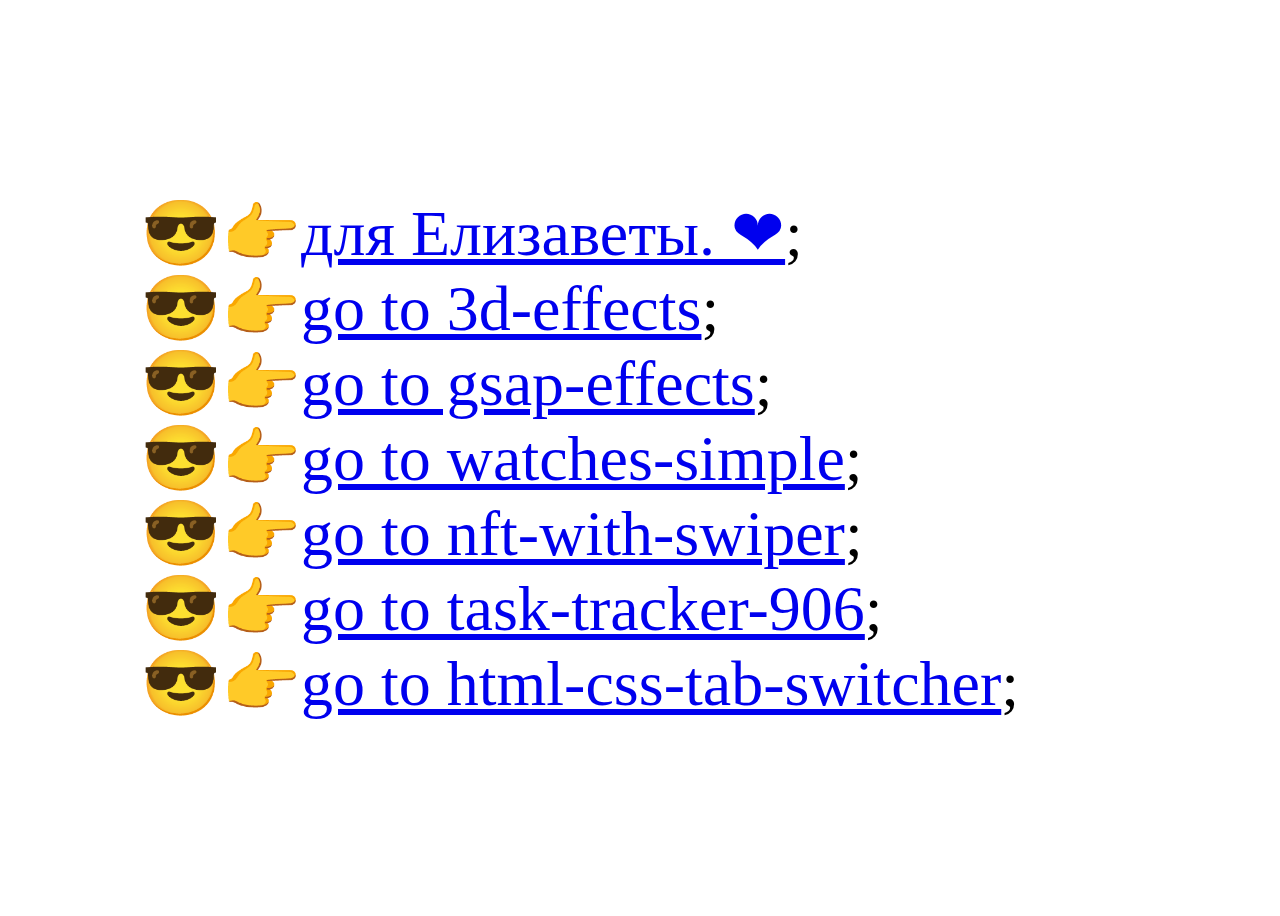
<file: index.html>
<!DOCTYPE html>
<html lang="en">
<head>
  <meta charset="UTF-8">
  <meta http-equiv="X-UA-Compatible" content="IE=edge">
  <meta name="viewport" content="width=device-width, initial-scale=1.0">
  <title>sfc</title>
  <link rel="shortcut icon" href="sfc/sfc.png" type="image/x-icon">
</head>
<style>
  @import url('https://fonts.googleapis.com/css2?family=Anonymous+Pro:wght@700&display=swap');
  div {
    display: flex;
    justify-content: center;
    align-items: center;
    height: 100vh;
    flex-direction: column;
    text-align: left;
  }

  div ul {
    font-size: 5vw;
    list-style-type: "😎👉";
  }
</style>
<body>
  <div>
    <ul>
      <li>
        <a href="for-elizabeth/index.html">для Елизаветы. ❤</a>;
      </li>
      <li>
        <a href="3d-effect-parallax/index.html">go to 3d-effects</a>;
      </li>
      <li>
        <a href="html-css-gsap/index.html">go to gsap-effects</a>;
      </li>
      <li>
        <a href="watches-simple/index.html">go to watches-simple</a>;
      </li>
      <li>
        <a href="nft-with-swiper/index.html">go to nft-with-swiper</a>;
      </li>
      <li>
        <a href="https://task-tracker-906.vercel.app/">go to task-tracker-906</a>;
      </li>
       <li>
        <a href="tabs-html-css-only/index.html">go to html-css-tab-switcher</a>;
      </li>
    </ul>
  </div>
</body>
</html>
</file>
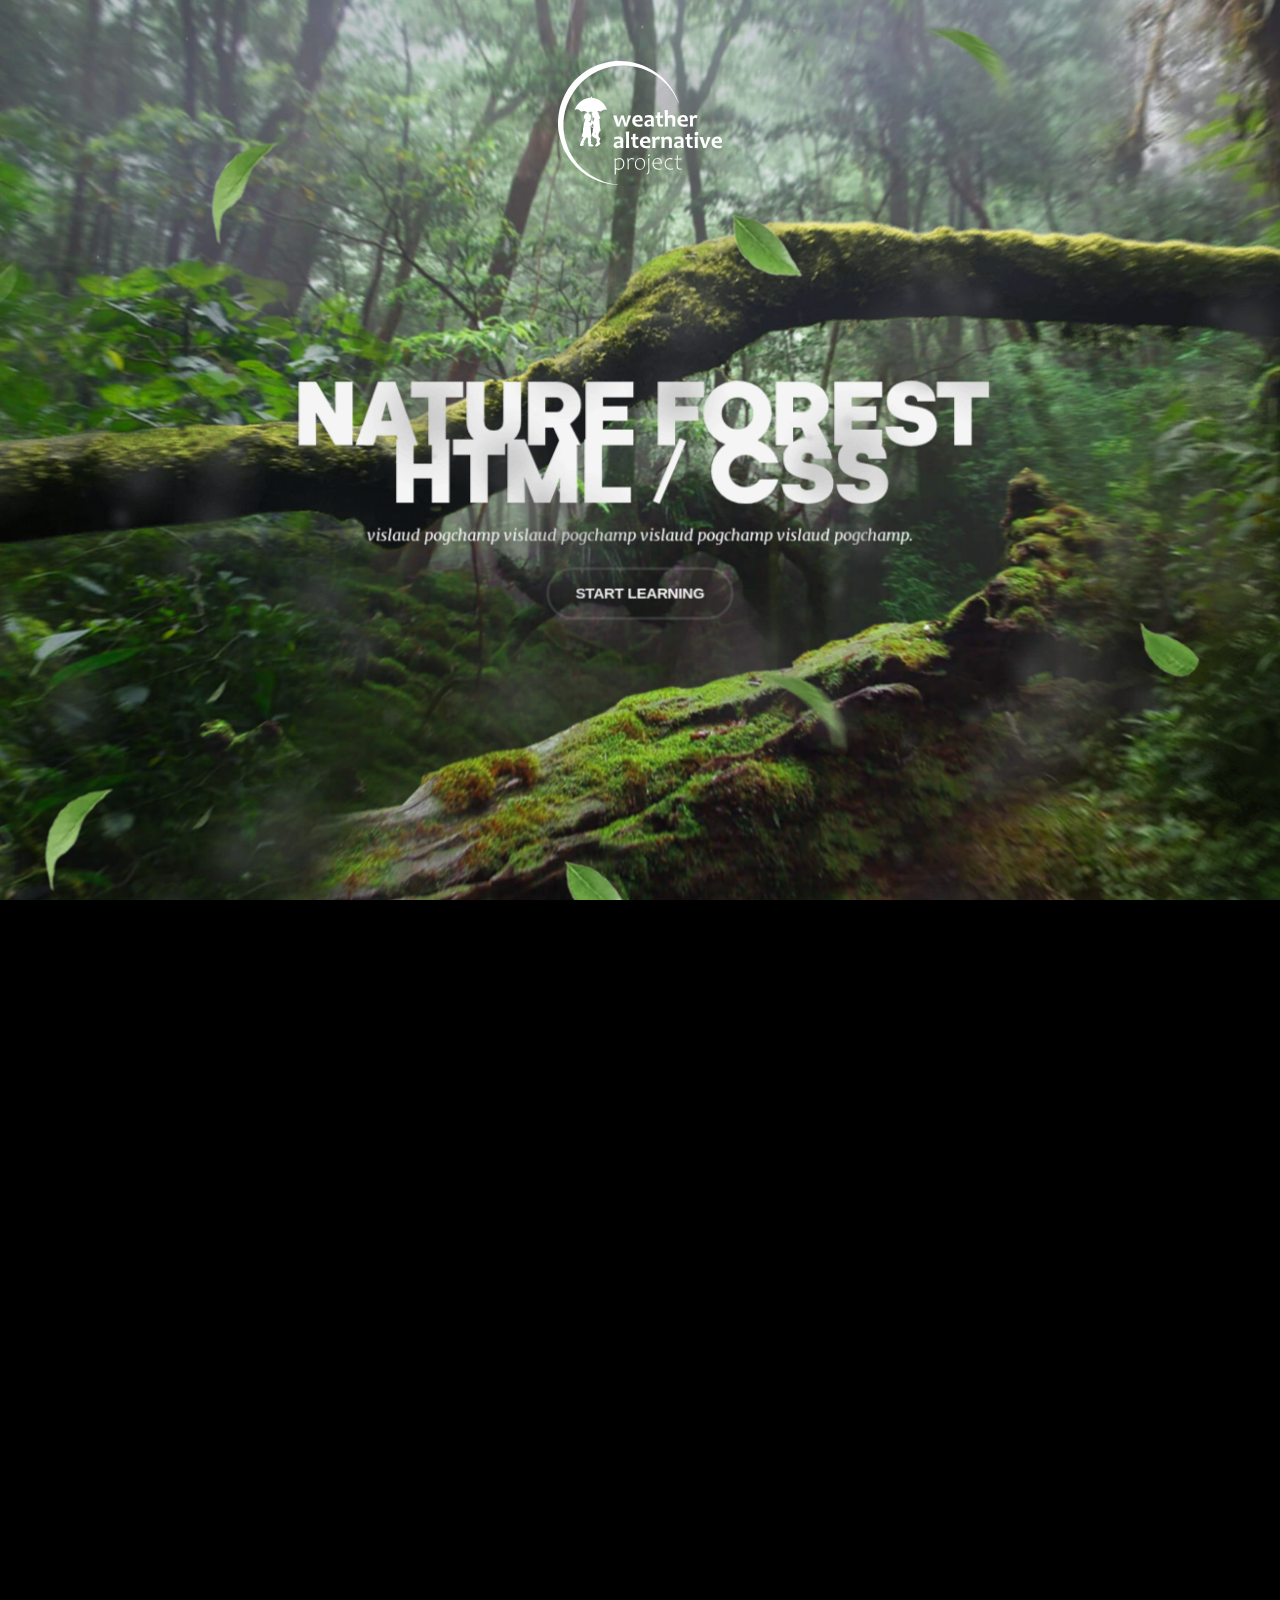
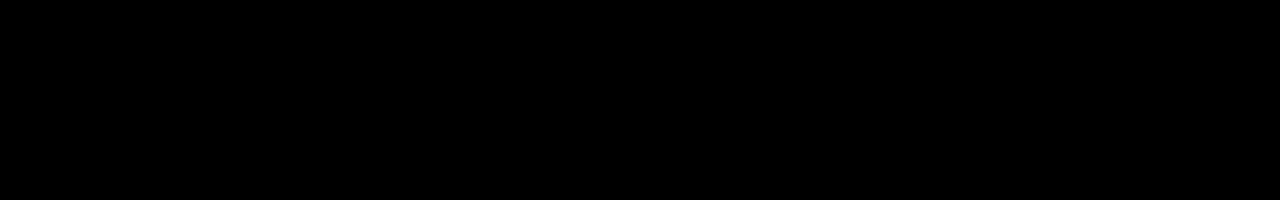
<file: 3d-effect-parallax/index.html>
<!DOCTYPE html>
<html lang="en">
<head>
  <meta charset="UTF-8">
  <meta http-equiv="X-UA-Compatible" content="IE=edge">
  <meta name="viewport" content="width=device-width, initial-scale=1.0">
  <title>3d-effect-parallax.</title>
  <link rel="stylesheet" href="css/main.css">
  <script src="js/main.js" defer></script>
  <script src="libs/rain.js" defer></script>
  <link rel="shortcut icon" href="../sfc/sfc.png" type="image/x-icon">
</head>
<body>
  <div class="logo" style="background-image: url(img/logo.svg);"></div>
  <section class="layers">
    <div class="layers-container">
      <div class="layers-item layer-1" style="background-image: url(img/layer-1.jpg);"></div>
      <div class="layers-item layer-2" style="background-image: url(img/layer-2.png);"></div>
      <div class="layers-item layer-3">
        <div class="hero-content">
          <h1>nature forest <span>html / css</span></h1>
          <div class="hero-content-p">vislaud pogchamp vislaud pogchamp vislaud pogchamp vislaud pogchamp.</div>
          <button class="button-start">start learning</button>
        </div>
      </div>
      <div class="layers-item layer-4">
        <canvas class="rain"></canvas>
      </div>
      <div class="layers-item layer-5" style="background-image: url(img/layer-5.png);"></div>
      <div class="layers-item layer-6" style="background-image: url(img/layer-6.png);"></div>
    </div>
  </section>
  <div style="height: 100vh"></div>
</body>
</html>
</file>
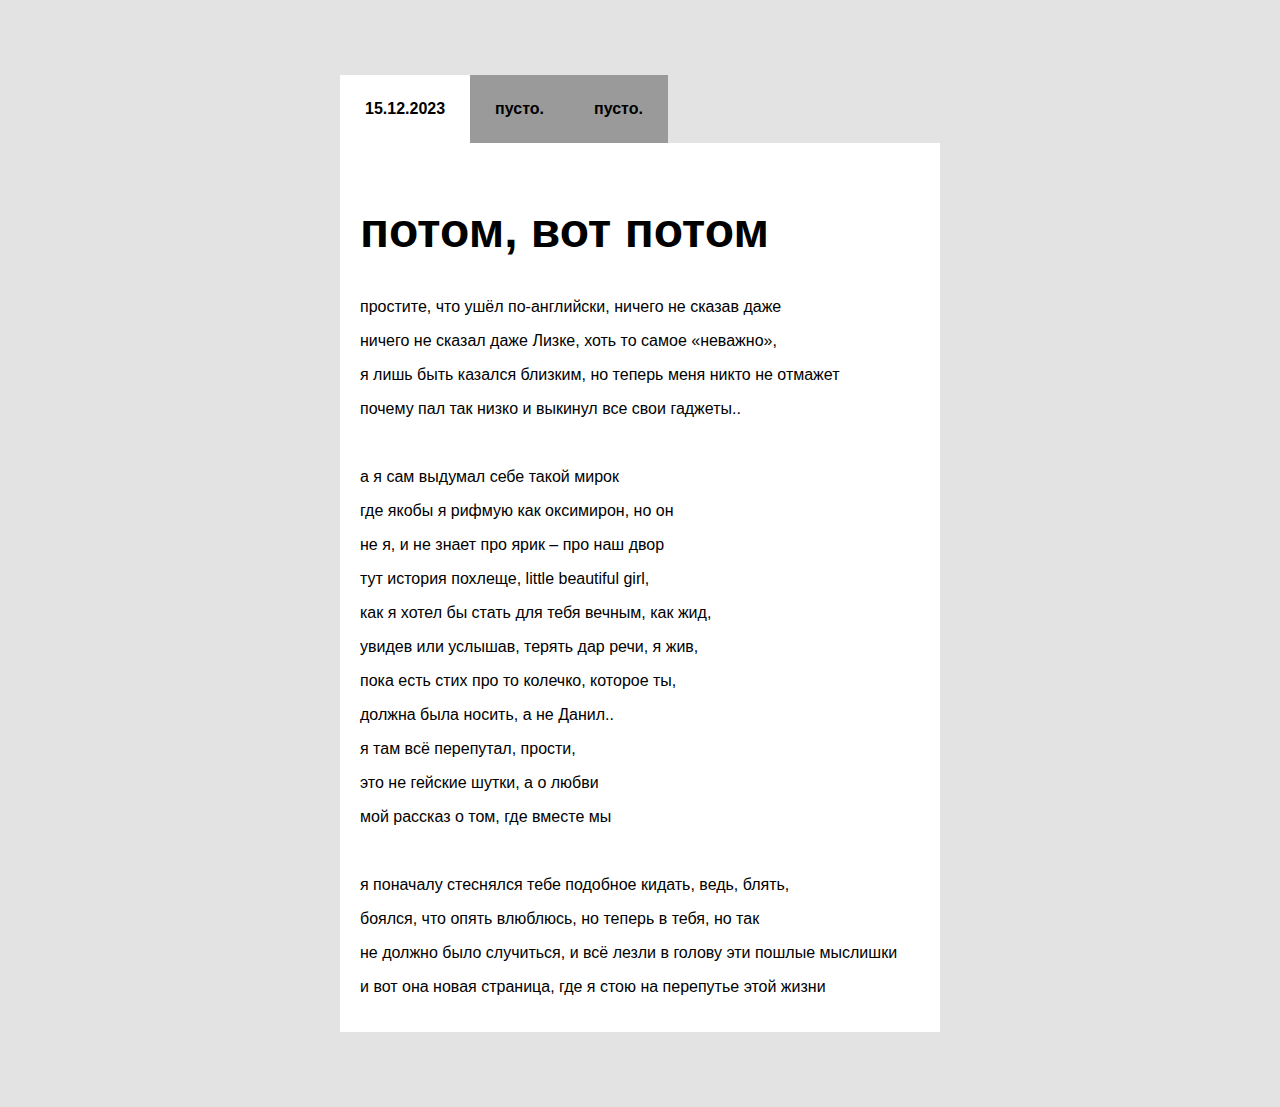
<file: for-elizabeth/index.html>
<!DOCTYPE html>
<html lang="en">
<head>
  <meta charset="UTF-8">
  <meta http-equiv="X-UA-Compatible" content="IE=edge">
  <meta name="viewport" content="width=device-width, initial-scale=1.0">
  <link rel="stylesheet" href="style.css">
  <link rel="shortcut icon" href="../sfc/sfc.png" type="image/x-icon">
  <title>йо.</title>
</head>
<body>
  <div class="my-tabs">
    <input type="radio" id="tab-free" name="my-tabs" checked>
    <label for="tab-free">15.12.2023</label>
    <div class="tab">
      <h2>потом, вот потом</h2>
      <p>простите, что ушёл по-английски, ничего не сказав даже</p>
        <p>ничего не сказал даже Лизке, хоть то самое «неважно»,</p>
        <p>я лишь быть казался близким, но теперь меня никто не отмажет</p>
        <p>почему пал так низко и выкинул все свои гаджеты..</p>
        <br>
        <p>а я сам выдумал себе такой мирок</p>
        <p>где якобы я рифмую как оксимирон, но он</p>
        <p>не я, и не знает про ярик – про наш двор</p>
        <p>тут история похлеще, little beautiful girl,</p>
        <p>как я хотел бы стать для тебя вечным, как жид,</p>
        <p>увидев или услышав, терять дар речи, я жив,</p>
        <p>пока есть стих про то колечко, которое ты,</p>
        <p>должна была носить, а не Данил..</p>
        <p>я там всё перепутал, прости,</p>
        <p>это не гейские шутки, а о любви</p>
        <p>мой рассказ о том, где вместе мы</p>
        <br>
        <p>я поначалу стеснялся тебе подобное кидать, ведь, блять,</p>
        <p>боялся, что опять влюблюсь, но теперь в тебя, но так</p>
        <p>не должно было случиться, и всё лезли в голову эти пошлые мыслишки</p>
        <p>и вот она новая страница, где я стою на перепутье этой жизни</p>
    </div>
    <input type="radio" id="tab-silver" name="my-tabs">
    <label for="tab-silver">пусто.</label>
    <div class="tab">
      <h2>пустая вкладка.</h2>
      <p>эта вкладка пока пуста.</p>
    </div>
    <input type="radio" id="tab-gold" name="my-tabs">
    <label for="tab-gold">пусто.</label>
    <div class="tab">
      <h2>пустая вкладка.</h2>
      <p>эта вкладка пока пуста.</p>
    </div>
  </div>
</body>
</html>
</file>
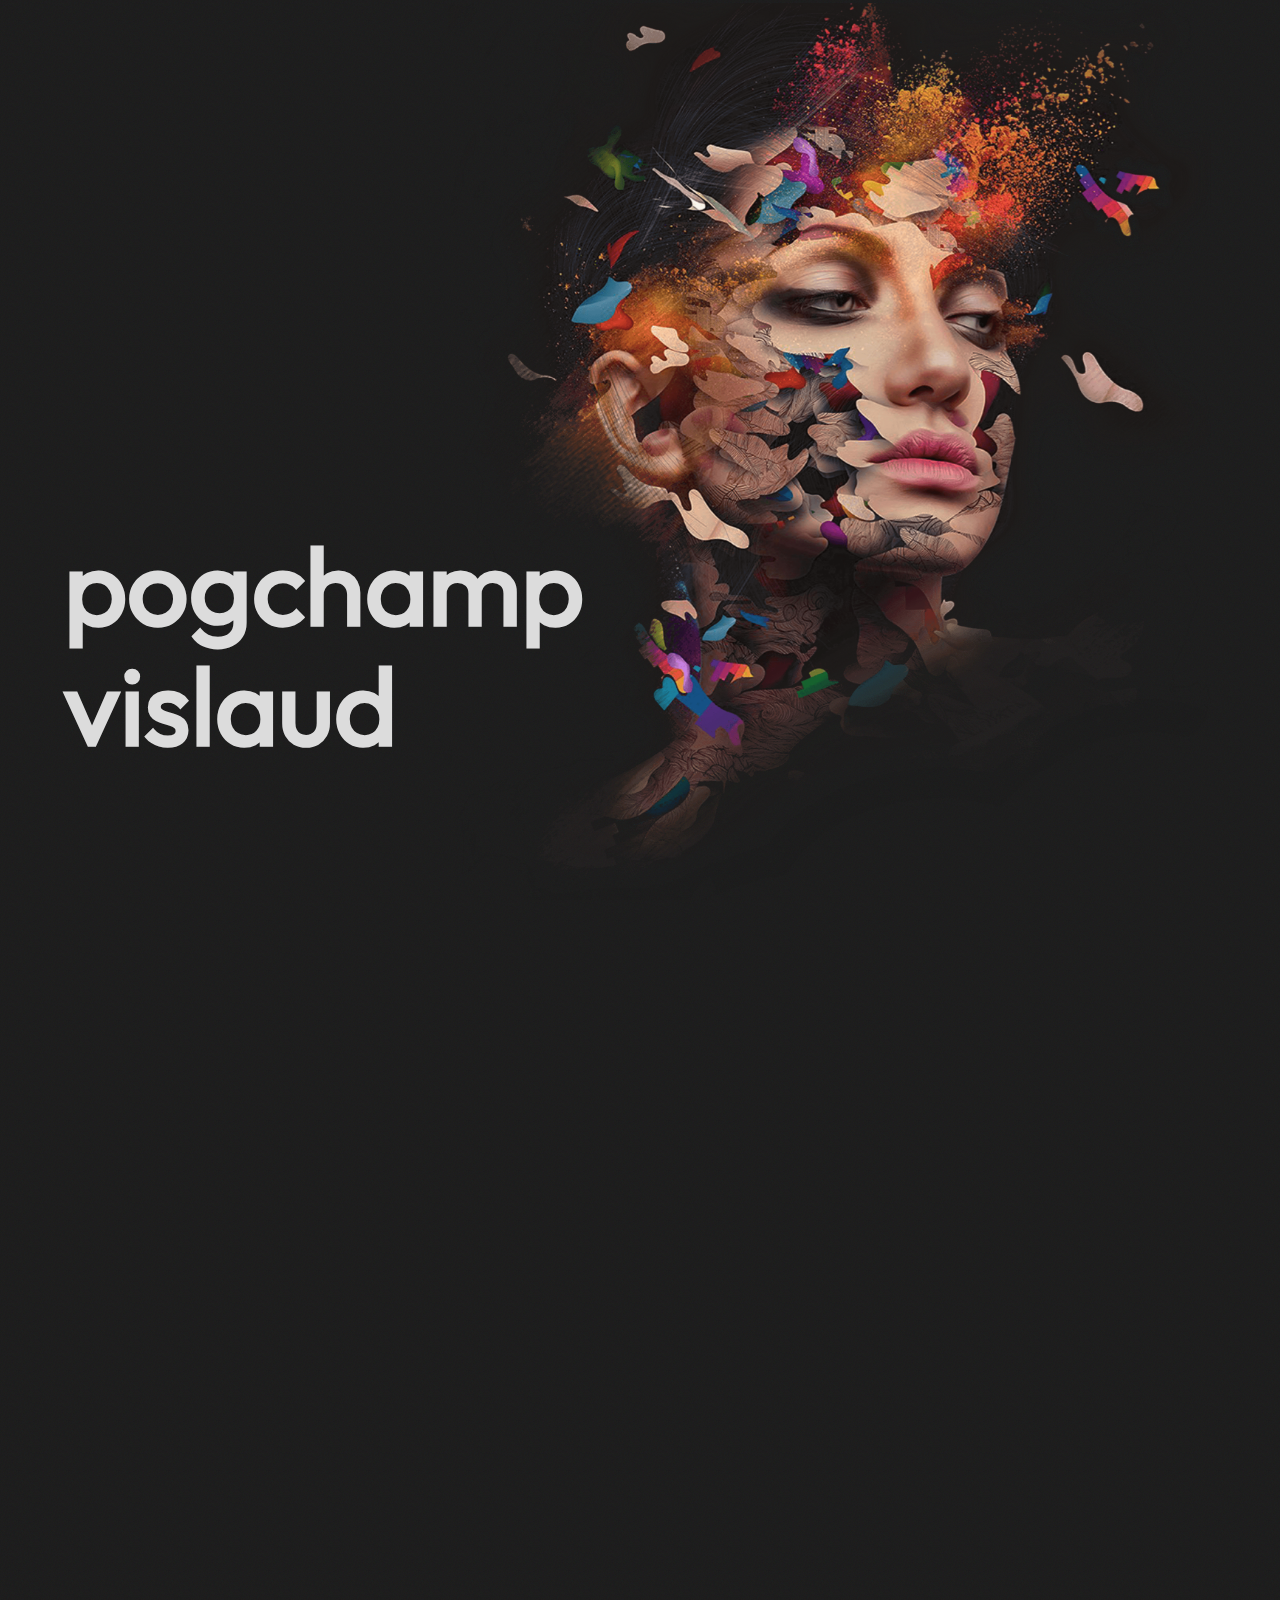
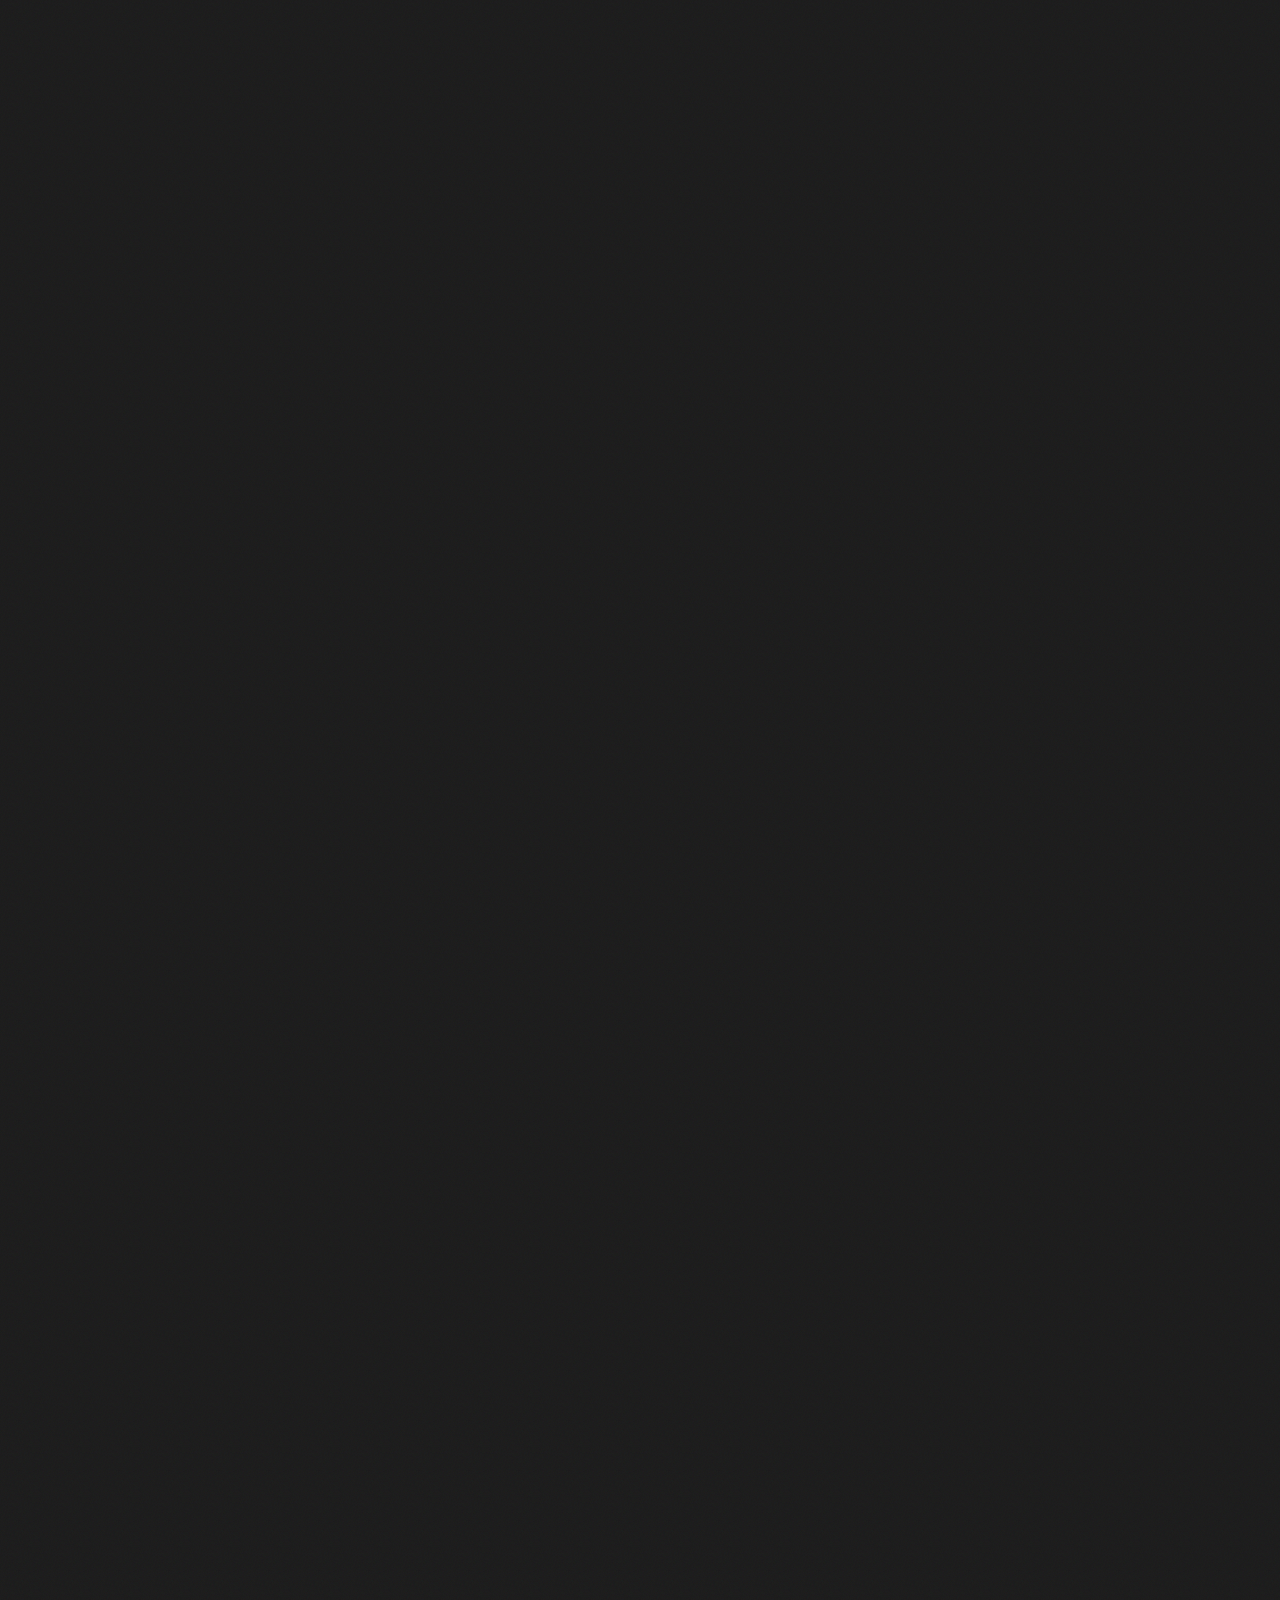
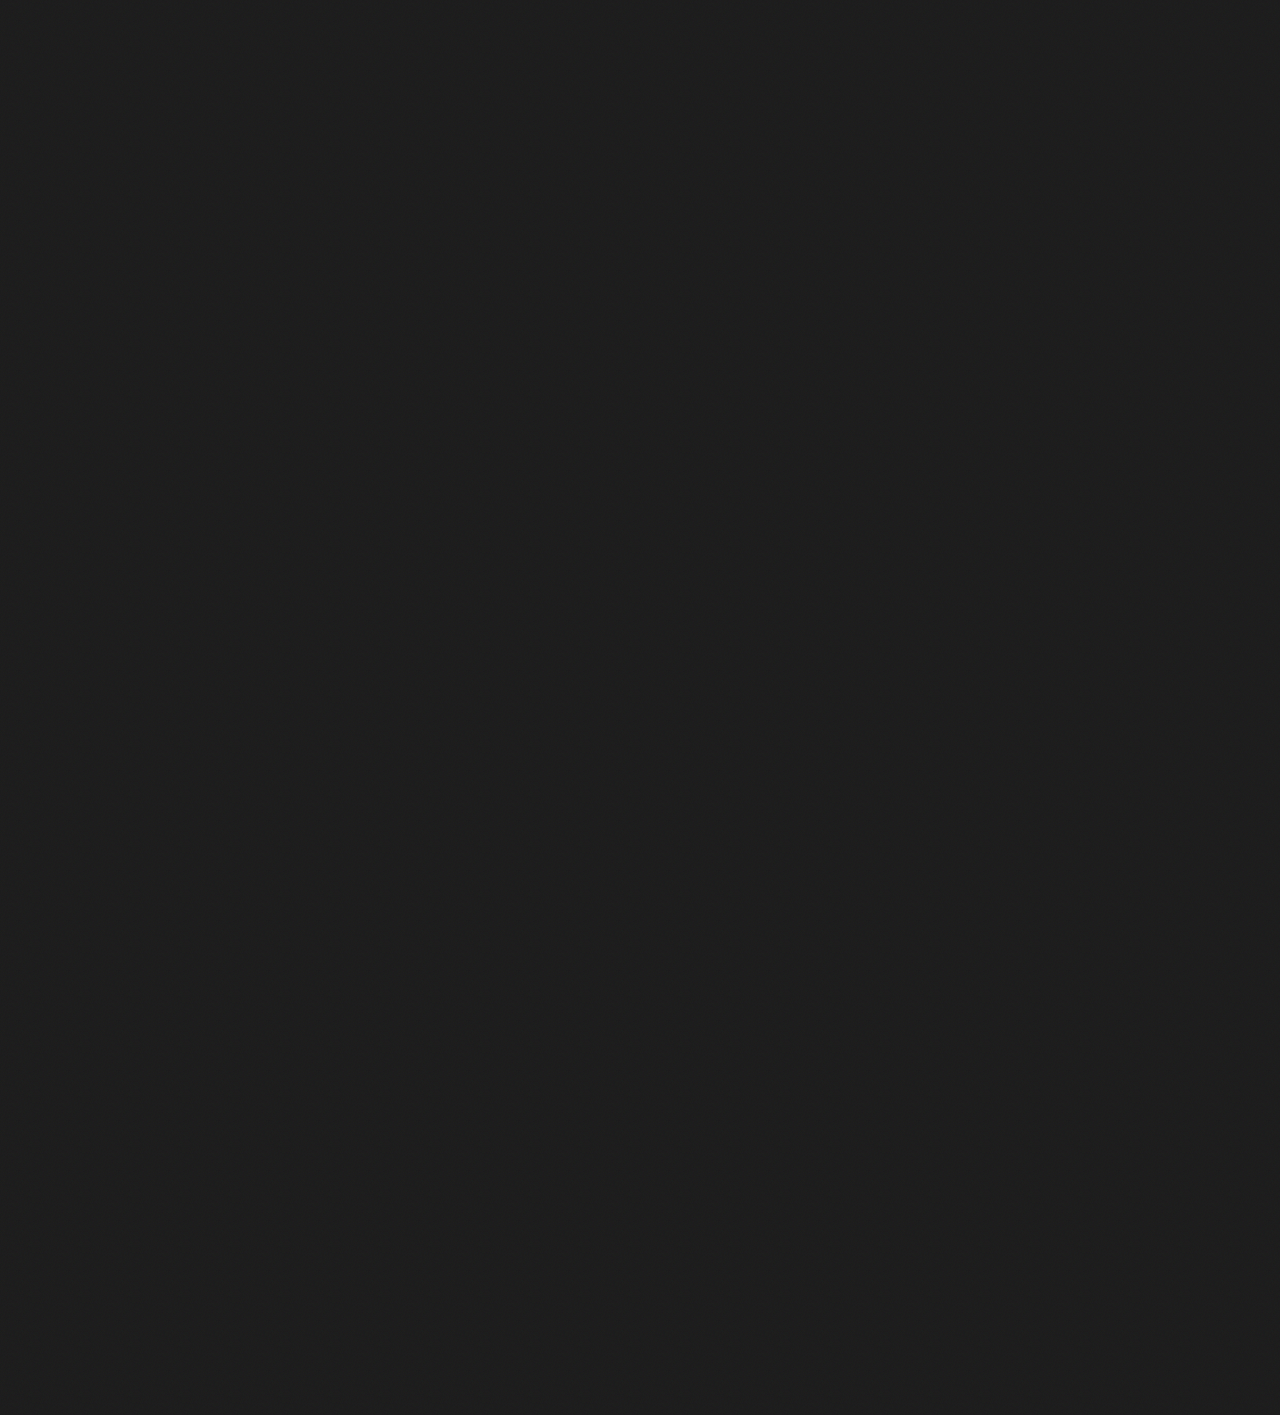
<file: html-css-gsap/index.html>
<!DOCTYPE html>
<html lang="en">
<head>
  <meta charset="UTF-8">
  <meta http-equiv="X-UA-Compatible" content="IE=edge">
  <meta name="viewport" content="width=device-width, initial-scale=1.0">
  <title>gsap.</title>
  <script src="gsap/gsap.min.js" defer></script>
  <script src="gsap/ScrollTrigger.min.js" defer></script>
  <script src="gsap/ScrollSmoother.min.js" defer></script>
  <link rel="stylesheet" href="css/main.css">
  <link rel="shortcut icon" href="../sfc/sfc.png" type="image/x-icon">
  <script src="js/app.js" defer></script>
</head>
<body>
  <div class="wrapper">
    <div class="content">
      <header class="hero-section">
        <img data-speed=".6" class="hero" src="img/hero.png" alt="hero">
        <div data-speed=".75" class="container">
          <div class="main-header">
            <h1 class="main-title">pogchamp vislaud</h1>
          </div>
        </div>
      </header>
      <div class="portfolio">
        <div class="container">
          <main class="gallery">
            <div data-speed=".9" class="gallery-left">
              <img class="gallery-item" src="img/work/1.jpg" alt="work 1.">
              <img class="gallery-item" src="img/work/2.jpg" alt="work 2.">
              <div class="text-block gallery-item">
                <h2 class="text-block-h">pogchamp vislaud pogchamp vislaud pogchamp vislaud pogchamp vislaud.</h2>
                <p class="text-block-p">vislaud pogchamp vislaud pogchamp vislaud pogchamp vislaud pogchamp vislaud pogchamp vislaud pogchamp.</p>
              </div>
              <img class="gallery-item" src="img/work/6.jpg" alt="work 6.">
            </div>
            <div data-speed="1.1" class="gallery-right">
              <div class="text-block gallery-item">
                <h2 class="text-block-h">pogchamp vislaud pogchamp vislaud pogchamp vislaud pogchamp vislaud.</h2>
                <p class="text-block-p">vislaud pogchamp vislaud pogchamp vislaud pogchamp vislaud pogchamp vislaud pogchamp vislaud pogchamp.</p>
              </div>
              <img class="gallery-item" src="img/work/4.jpg" alt="work 4.">
              <img class="gallery-item" src="img/work/5.jpg" alt="work 5.">
              <img class="gallery-item" src="img/work/3.jpg" alt="work 3.">
            </div>
          </main>
        </div>
      </div>
    </div>
  </div>
</body>
</html>
</file>
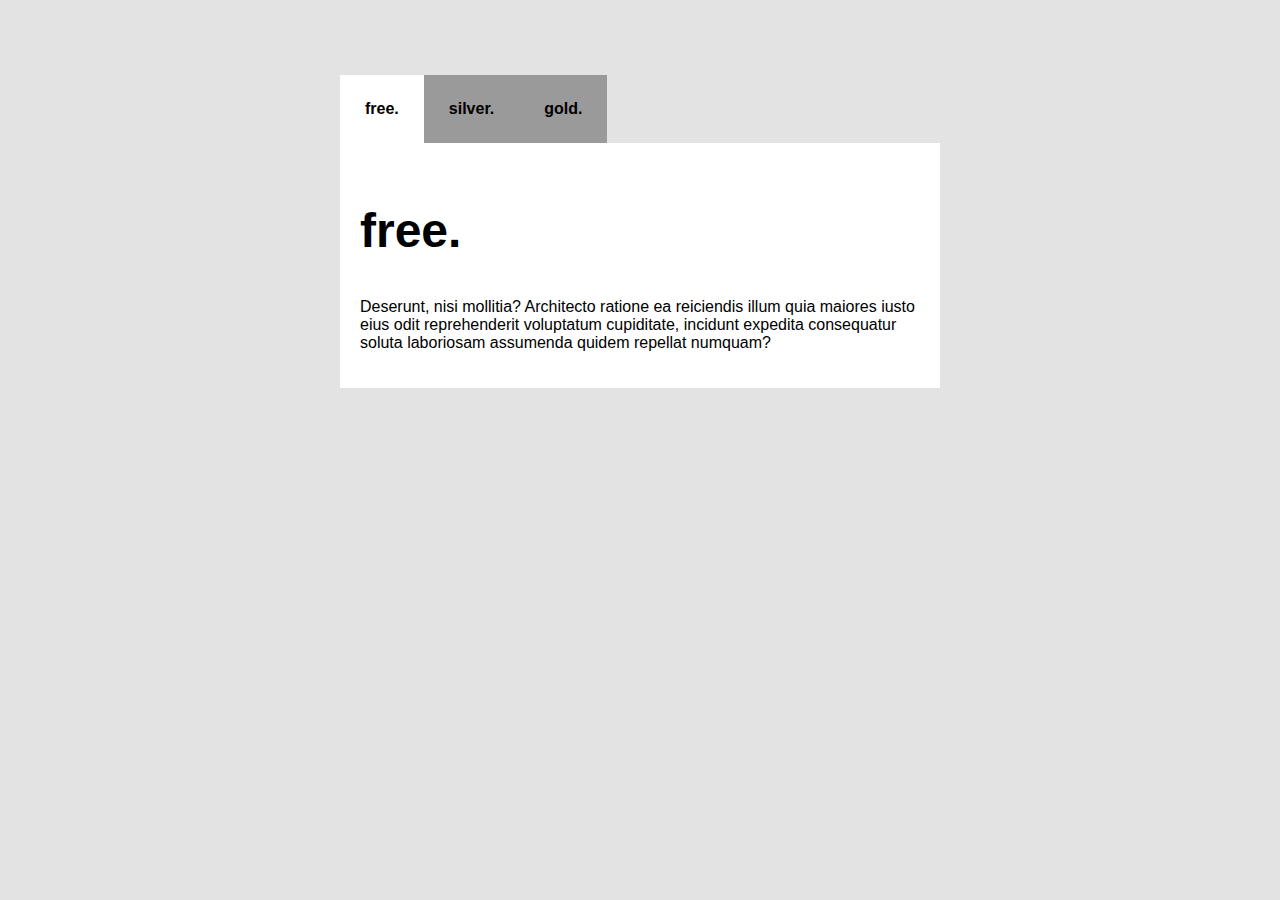
<file: tabs-html-css-only/index.html>
<!DOCTYPE html>
<html lang="en">
<head>
  <meta charset="UTF-8">
  <meta http-equiv="X-UA-Compatible" content="IE=edge">
  <meta name="viewport" content="width=device-width, initial-scale=1.0">
  <link rel="stylesheet" href="style.css">
  <title>tabs.</title>
</head>
<body>
  <div class="my-tabs">
    <input type="radio" id="tab-free" name="my-tabs" checked>
    <label for="tab-free">free.</label>
    <div class="tab">
      <h2>free.</h2>
      <p>Deserunt, nisi mollitia? Architecto ratione ea reiciendis illum quia maiores iusto eius odit reprehenderit voluptatum cupiditate, incidunt expedita consequatur soluta laboriosam assumenda quidem repellat numquam?</p>
    </div>
    <input type="radio" id="tab-silver" name="my-tabs">
    <label for="tab-silver">silver.</label>
    <div class="tab">
      <h2>silver.</h2>
      <p>Lorem ipsum dolor sit amet, consectetur adipisicing elit. Voluptate fugit aperiam molestias aspernatur. Dicta modi aut voluptatum ipsum sequi illum consequuntur quis libero pariatur id? Deserunt, nisi mollitia? Architecto ratione ea reiciendis illum quia maiores iusto eius odit reprehenderit voluptatum cupiditate, incidunt expedita consequatur soluta laboriosam assumenda quidem repellat numquam?</p>
    </div>
    <input type="radio" id="tab-gold" name="my-tabs">
    <label for="tab-gold">gold.</label>
    <div class="tab">
      <h2>gold.</h2>
      <p>Maxime ipsam iusto quo odio officiis?</p>
    </div>
  </div>
</body>
</html>
</file>
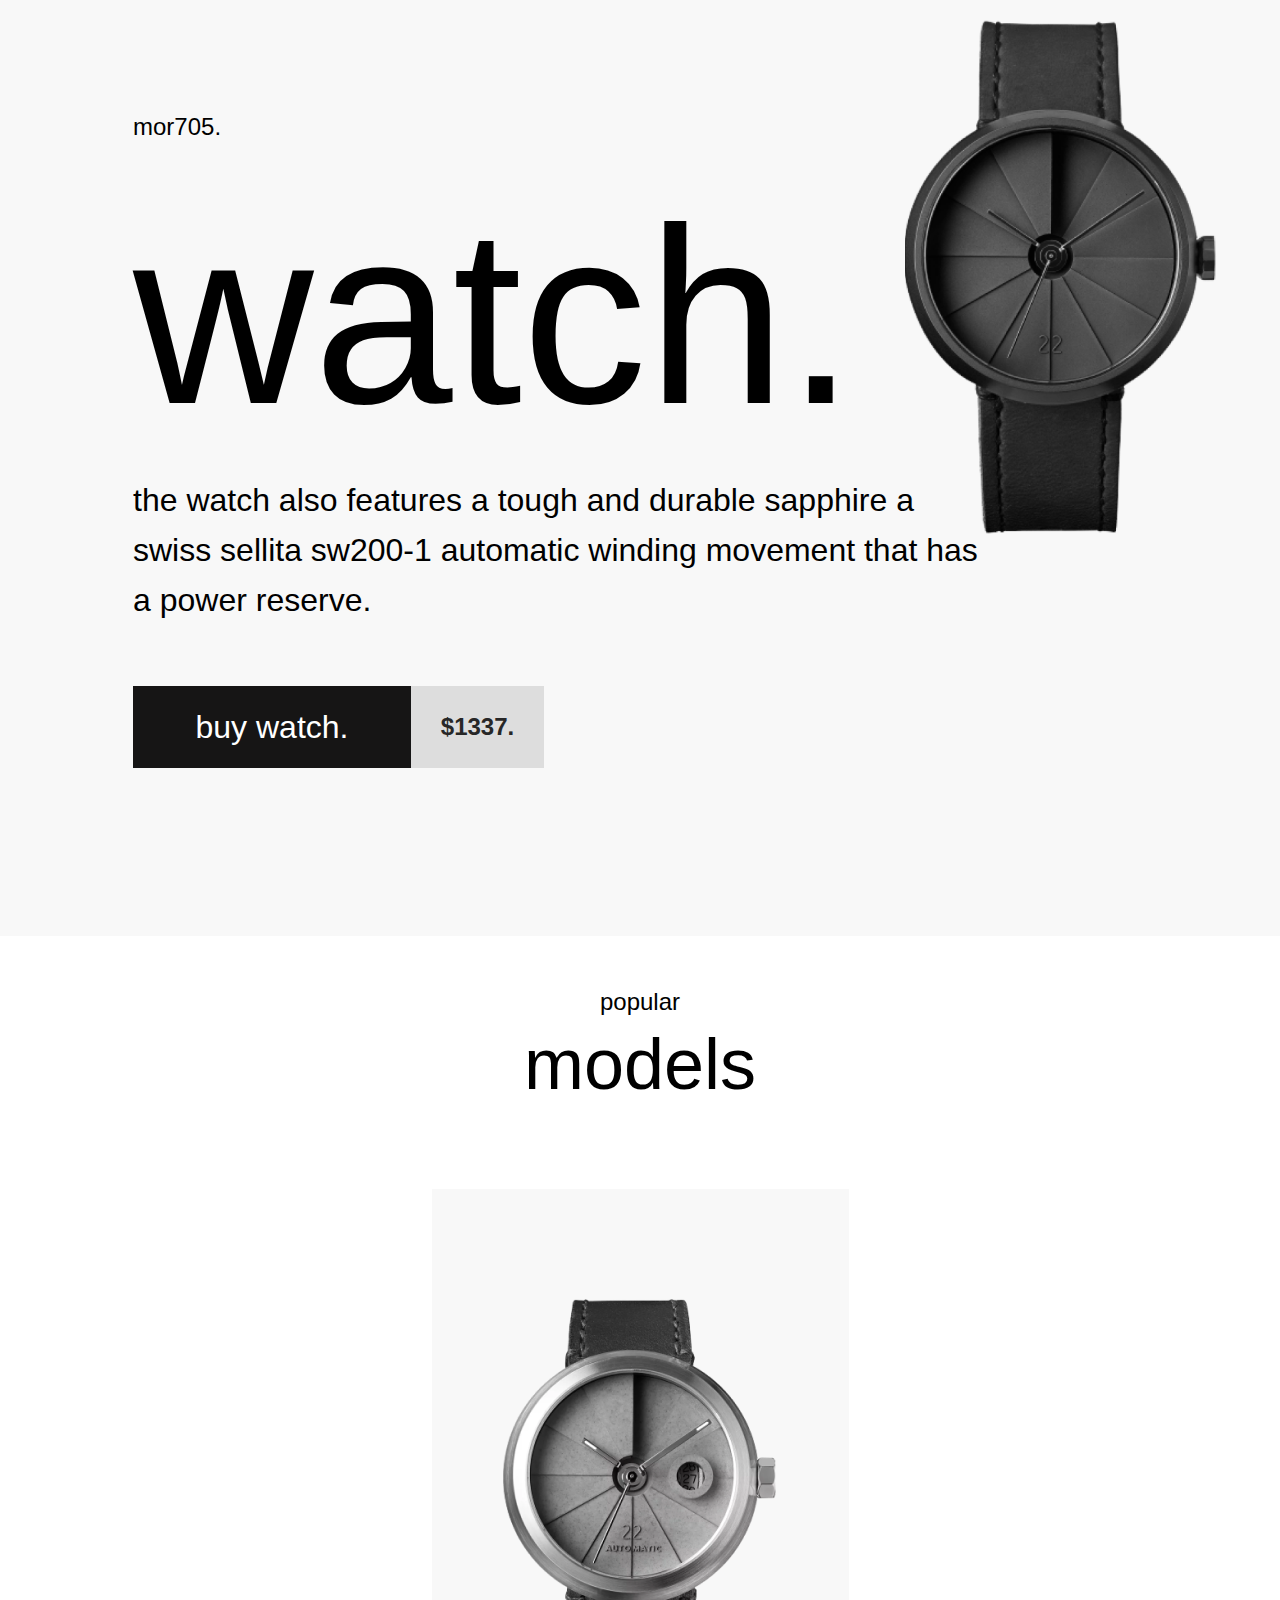
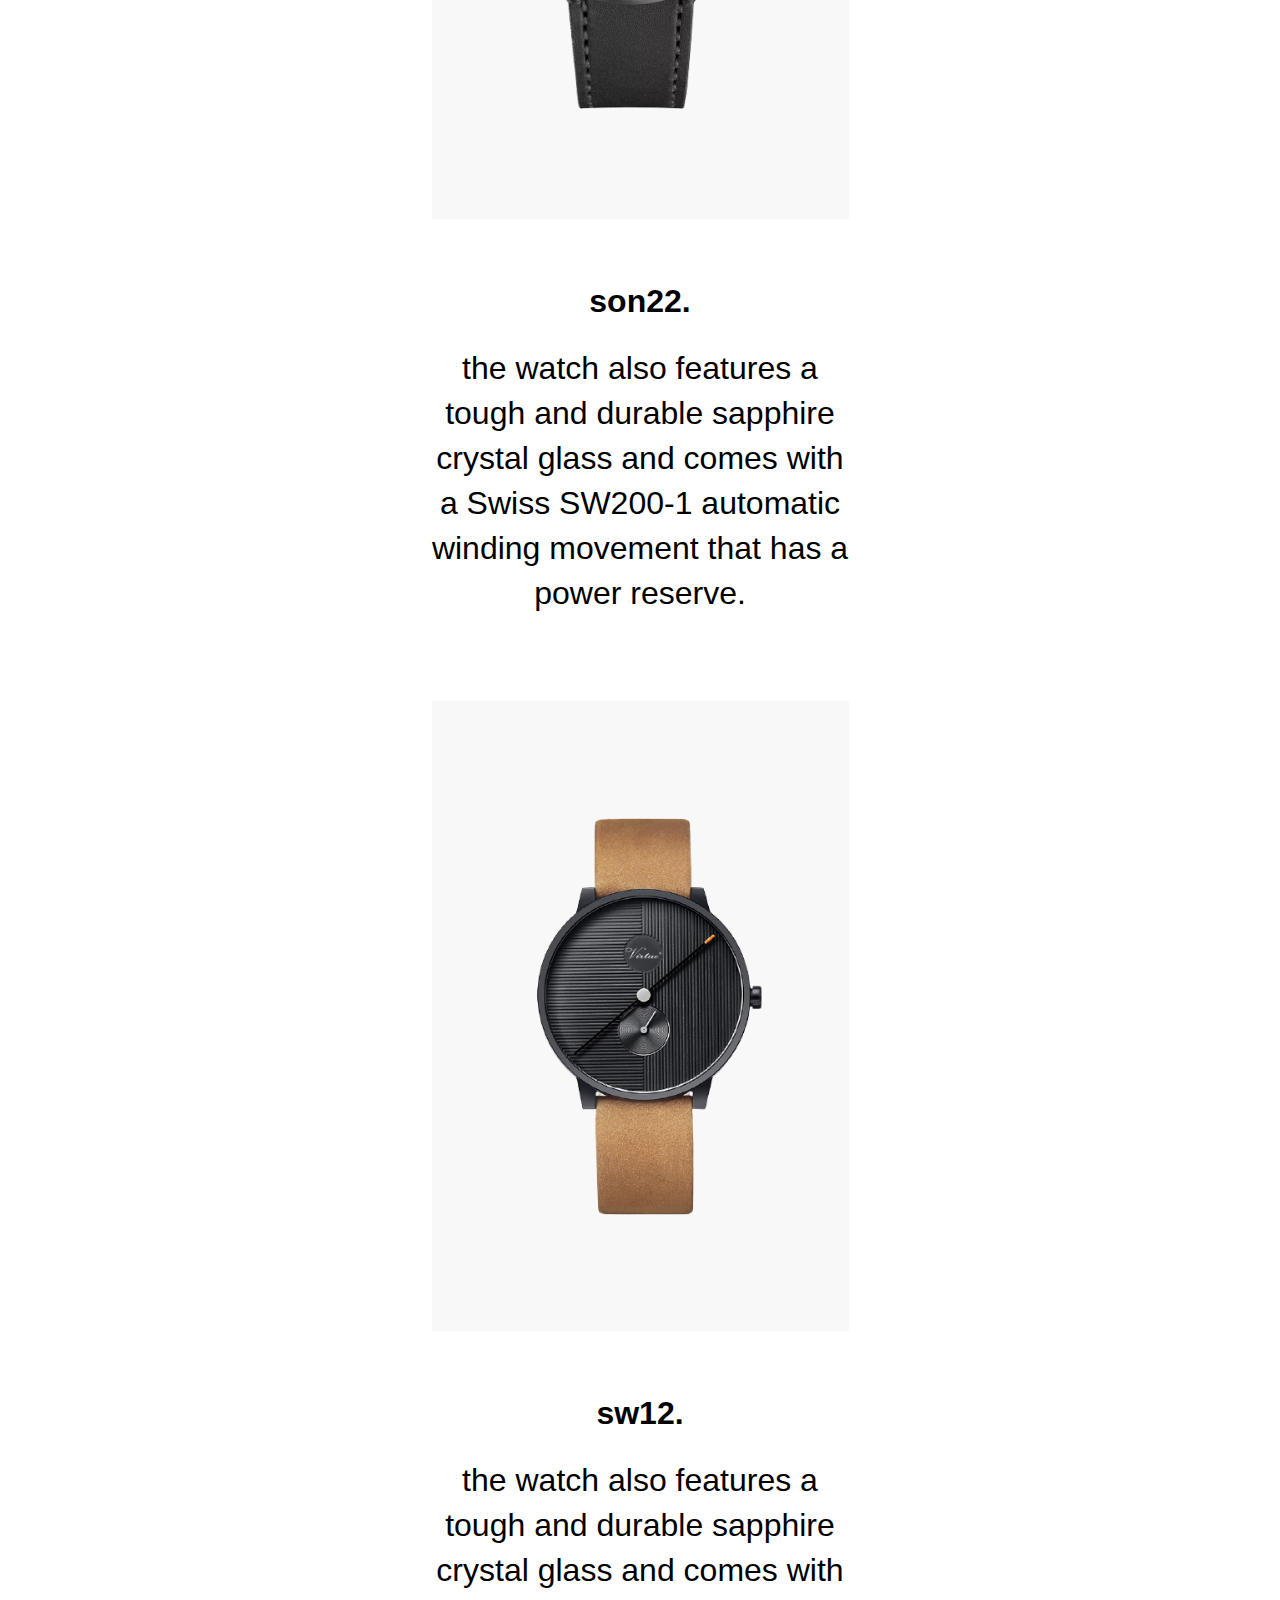
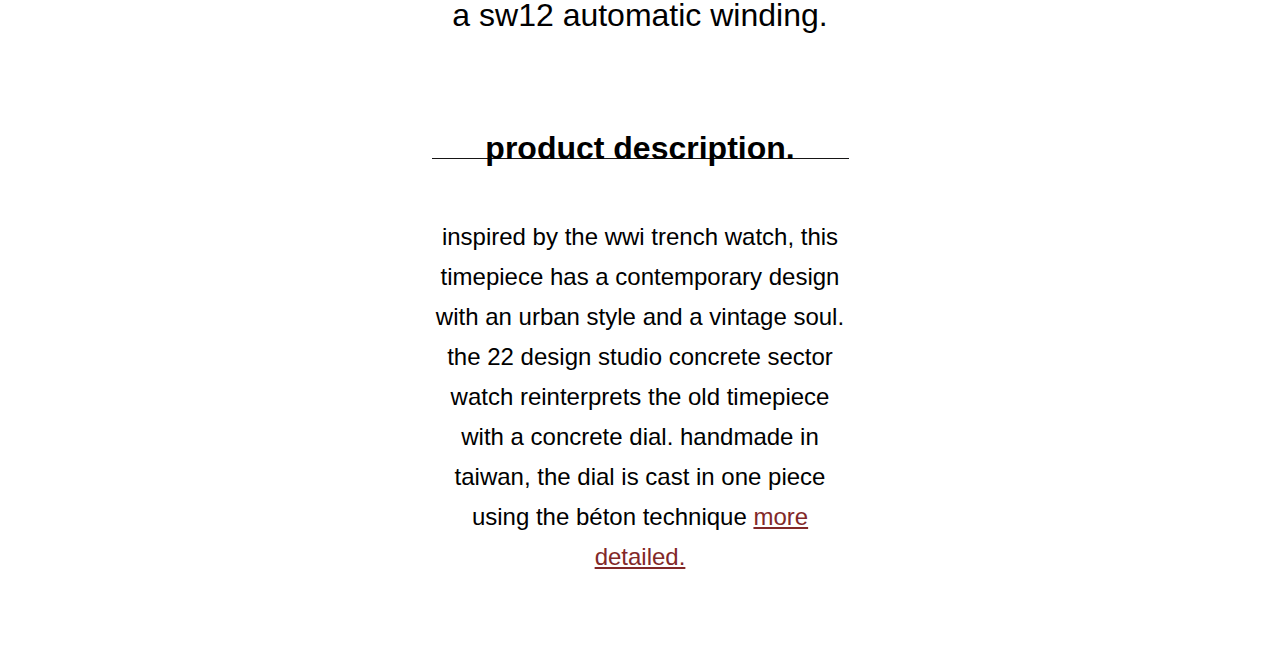
<file: watches-simple/index.html>
<!DOCTYPE html>
<html lang="en">
<head>
  <meta charset="UTF-8">
  <meta http-equiv="X-UA-Compatible" content="IE=edge">
  <meta name="viewport" content="width=device-width, initial-scale=1.0">
  <link rel="stylesheet" href="styles.css">
  <title>watches.</title>
</head>
<body>
  <header class="header">
    <div class="header-container">
      <div>
        <h1 class="header-title">mor705.</h1>
        <p class="header-subtitle">watch.</p>
        <p class="header-description">the watch also features a tough and durable sapphire a swiss sellita sw200-1 automatic winding movement that has a power reserve.</p>
        <div class="buy-wrapper">
          <a class="buy-link" href="/">buy watch.</a>
          <div class="price">$1337.</div>
        </div>
      </div>
      <div class="header-img-wrapper">
        <img
          class="header-img"
          srcset="images/mor705.png, images/mor705@2x.png 2x"
          src="images/mor705.png"
          alt="model mor705."
        >
      </div>
    </div>
  </header>
  <main>
    <p class="popular-title">popular</p>
    <p class="models-title">models</p>
    <div class="item-wrapper">
        <div class="item-img-wrapper">
          <img
            srcset="images/son22.png, images/son22@2x.png 2x"
            src="images/son22.png"
            alt="model son22."
          >
        </div>
      <h2 class="item-title">son22.</h2>
      <p class="item-description">the watch also features a tough and durable sapphire crystal glass and comes with a Swiss SW200-1 automatic winding movement that has a power reserve.</p>
    </div>
    <div class="item-wrapper">
      <div class="item-img-wrapper">
        <img
          srcset="images/sw12.png, images/sw12@2x.png 2x"
          src="images/sw12.png"
          alt="model sw12."
        >
      </div>
      <h2 class="item-title">sw12.</h2>
      <p class="item-description">the watch also features a tough and durable sapphire crystal glass and comes with a sw12 automatic winding.</p>
    </div>
    <div class="product-description-wrapper">
      <p class="product-description-title">product description.</p>
      <p class="product-description">inspired by the wwi trench watch, this timepiece has a contemporary design with an urban style and a vintage soul. the 22 design studio concrete sector watch reinterprets the old timepiece with a concrete dial. handmade in taiwan, the dial is cast in one piece using the béton technique <a href="/" class="product-description-link">more detailed.</a></p>
    </div>
  </main>
</body>
</html>
</file>
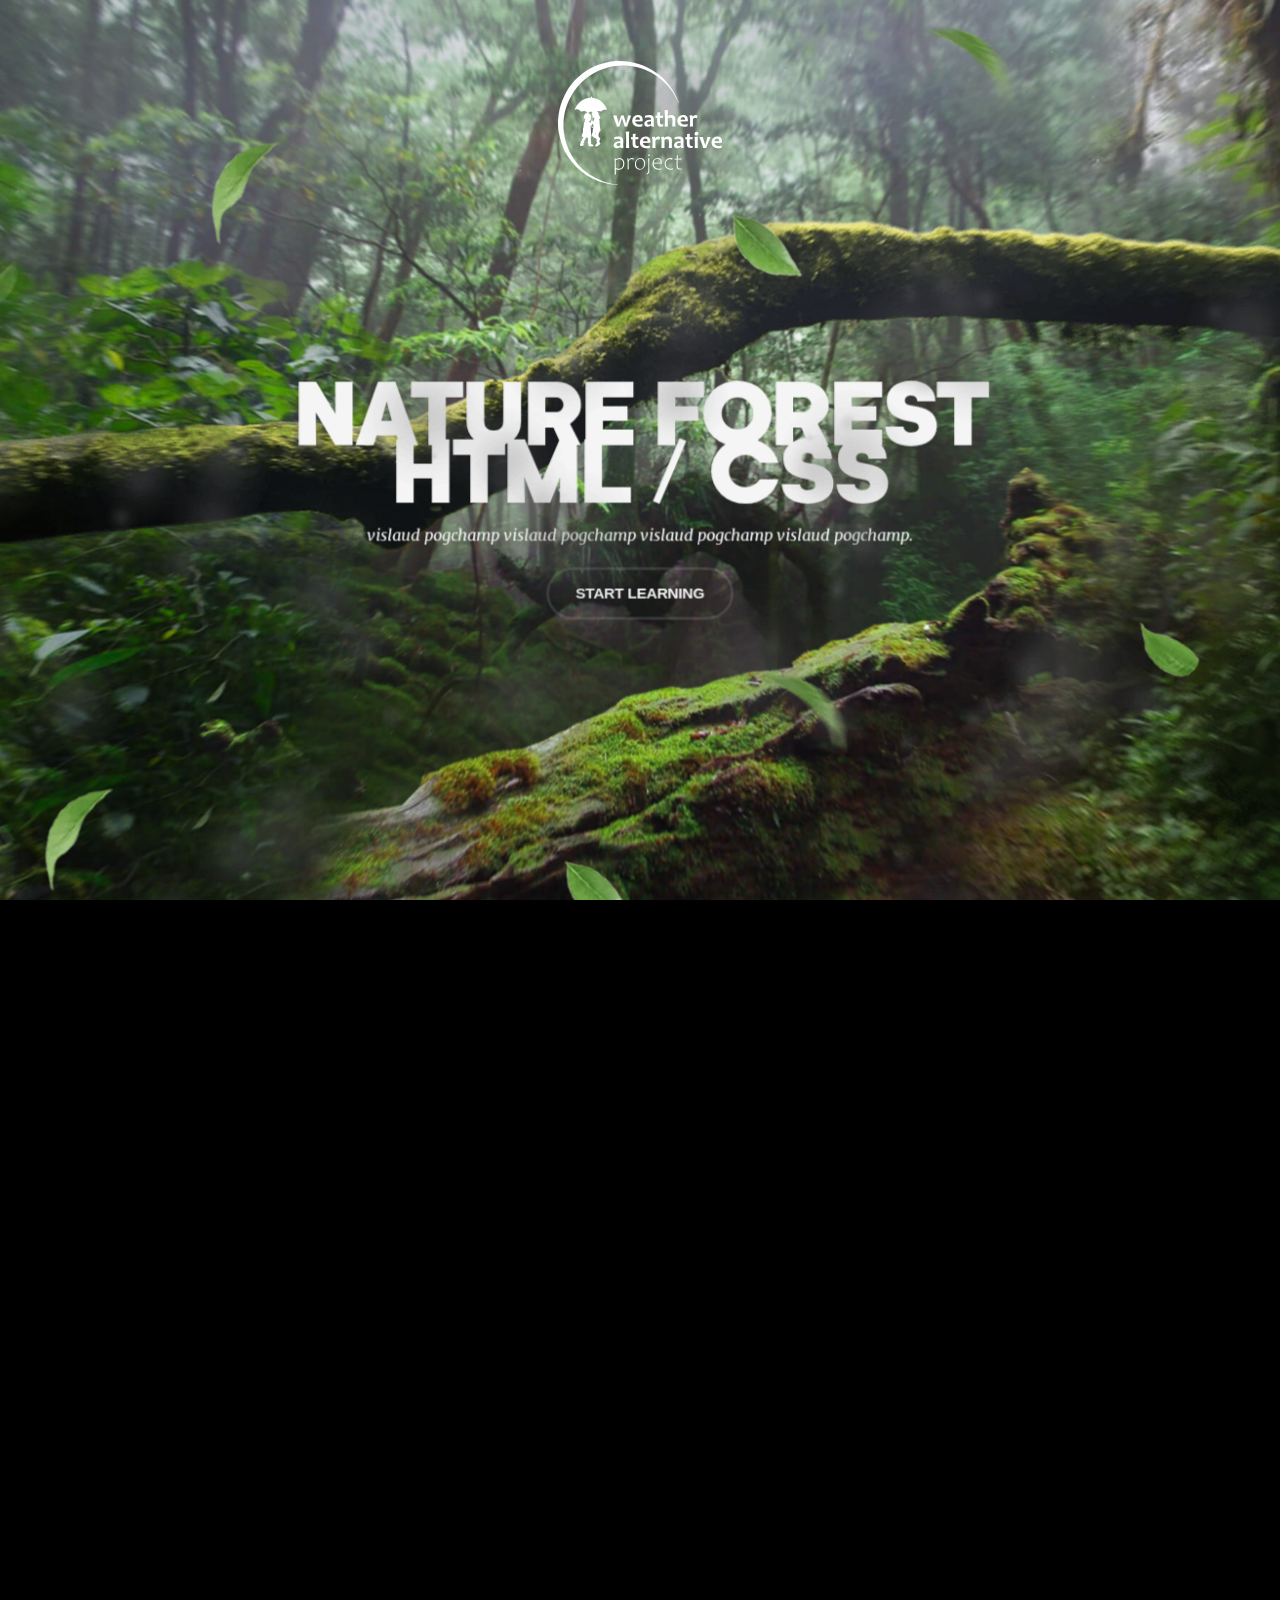
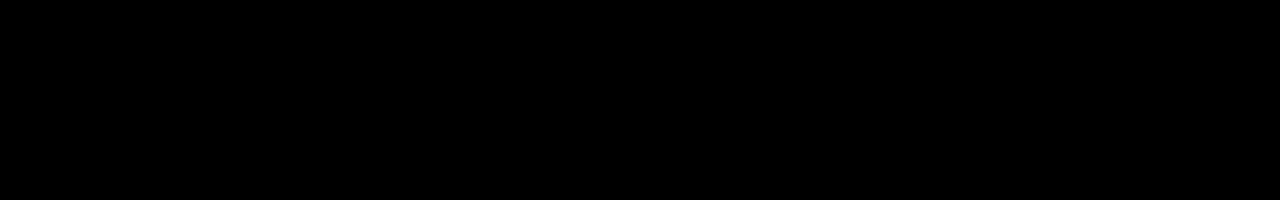
<file: 3d-effect-parallax/html/index.html>
<!DOCTYPE html>
<html lang="en">
<head>
  <meta charset="UTF-8">
  <meta http-equiv="X-UA-Compatible" content="IE=edge">
  <meta name="viewport" content="width=device-width, initial-scale=1.0">
  <title>3d-effect-parallax</title>
  <link rel="stylesheet" href="css/main.css">
  <script src="js/main.js" defer></script>
  <script src="libs/rain.js" defer></script>
</head>
<body>
  <div class="logo" style="background-image: url(img/logo.svg);"></div>
  <section class="layers">
    <div class="layers-container">
      <div class="layers-item layer-1" style="background-image: url(img/layer-1.jpg);"></div>
      <div class="layers-item layer-2" style="background-image: url(img/layer-2.png);"></div>
      <div class="layers-item layer-3">
        <div class="hero-content">
          <h1>nature forest <span>html / css</span></h1>
          <div class="hero-content-p">vislaud pogchamp vislaud pogchamp vislaud pogchamp vislaud pogchamp.</div>
          <button class="button-start">start learning</button>
        </div>
      </div>
      <div class="layers-item layer-4">
        <canvas class="rain"></canvas>
      </div>
      <div class="layers-item layer-5" style="background-image: url(img/layer-5.png);"></div>
      <div class="layers-item layer-6" style="background-image: url(img/layer-6.png);"></div>
    </div>
  </section>
  <div style="height: 100vh"></div>
</body>
</html>
</file>
<file: 3d-effect-parallax/css/main.css>
* {
  margin: 0;
  padding: 0;
  box-sizing: border-box;
}

:root {
  --index: calc(1vw + 1vh);
  --transition: 1.5s cubic-bezier(.05, .5, ., 1);
}

@font-face {
  font-family: kamerik-3d;
  src: url(../fonts/kamerik205-heavy.woff2);
  font-weight: 900;
}

@font-face {
  font-family: merriweather-italic-3d;
  src: url(../fonts/merriweather-regular-italic.woff2);
}

body {
  background-color: #000;
  color: whitesmoke;
  font-family: kamerik-3d;
  overflow: hidden;
}

.logo {
  --logo-size: calc(var(--index) * 7.5);
  width: var(--logo-size);
  height: var(--logo-size);
  background-repeat: no-repeat;
  position: absolute;
  left: calc(50% - calc(var(--logo-size) / 2));
  top: calc(var(--index) * 2.8);
  z-index: 1;
}

.layers {
  perspective: 1e3px;
  overflow: hidden;
}

.layers-container {
  height: 100vh;
  min-height: 500px;
  transform-style: preserve-3d;
  transform: rotateY(var(--move-x)) rotateX(var(--move-y));
  will-change: transform;
  transition: transform var(--transition);
}

.layers-item {
  position: absolute;
  inset: -5vw;
  /* top: -5vw;
  left: -5vw;
  right: -5vw;
  bottom: -5vw; */
  background-size: cover;
  background-position: center;
  display: flex;
  align-items: center;
  justify-content: center;
}

.layer-1 {
  transform: translateZ(-55px) scale(1.06);
}

.layer-2 {
  transform: translateZ(80px) scale(.88);
}

.layer-3 {
  transform: translateZ(180px) scale(.8);
}

.layer-4 {
  transform: translateZ(190px) scale(.9);
}

.layer-5 {
  transform: translateZ(300px) scale(.9);
}

.layer-6 {
  transform: translateZ(380px);
}

.hero-content {
  font-size: calc(var(--index) * 2);
  text-align: center;
  text-transform: uppercase;
  letter-spacing: calc(var(--index) * -.15);
  line-height: 1.35em;
  margin-top: calc(var(--index) * 5.5);
}

.hero-content span {
  display: block;
}

.hero-content-p {
  text-transform: none;
  font-family: merriweather-italic-3d;
  letter-spacing: normal;
  font-size: calc(var(--index) * .75);
  line-height: 3;
}

.button-start {
  font-family: Arial, "Helvetica Neue", Helvetica, sans-serif;
  font-weight: bold;
  text-transform: uppercase;
  font-size: calc(var(--index) * .71);
  letter-spacing: -.02vw;
  padding: calc(var(--index) * .7) calc(var(--index) * 1.25);
  background-color: transparent;
  border-radius: 10em;
  border: #ffffff20 3px solid;
  outline: none;
  color: whitesmoke;
  cursor: pointer;
}

.button-start:hover {
  background-color: rgba(255, 255, 255, 0.484);
  color: rgba(0, 0, 0, 0.482);
}

.layer-4, .layer-5, .layer-6 {
  pointer-events: none;
}
</file>
<file: for-elizabeth/style.css>
body {
  background-color: #e3e3e3;
  font-family: menlo, Arial, Helvetica, sans-serif;
}

.my-tabs {
  display: flex;
  flex-wrap: wrap;
  max-width: 600px;
  margin: 50px auto;
  padding: 25px;
}

.my-tabs input + label {
  user-select: none;
}

.my-tabs input[type="radio"] {
  display: none;
}

.my-tabs label {
  padding: 25px;
  background-color: #9a9a9a;
  font-weight: bold;
  cursor: pointer;
  transition: background-color .2s ease-in-out;
}

.my-tabs :not(input[type="radio"]:checked) + label:hover {
  background-color: #cccccc;
}

.my-tabs .tab {
  width: 100%;
  padding: 20px;
  background-color: white;
  order: 1;
  display: none;
}

.my-tabs .tab h2 {
  font-size: 3em;
}

.my-tabs input[type="radio"]:checked + label + .tab {
  display: block;
}

.my-tabs input[type="radio"]:checked + label {
  background-color: white;
}
</file>
<file: html-css-gsap/css/main.css>
* {
  margin: 0;
  padding: 0;
  box-sizing: border-box;
}

:root {
  --index: calc(1vw + 1vh);
  --color-header: #f4efec;
  --color-text: #cdc6c3;
  --gallery-gap: calc(var(--index) * 10);
}

@font-face {
  font-family: raleway-c;
  src: url(../fonts/raleway-regular.woff2);
}

@font-face {
  font-family: outfit-c;
  src: url(../fonts/outfit-regular.woff2);
}

h1, h2, h3, h4, h5, h6 {
  font-family: outfit-c;
}

.content, .hero, .main-header, .gallery > * {
  will-change: transform;
}

body {
  background-image: url(../img/bg.jpg);
  background-size: 50px;
  color: #dcdcdc;
  font-family: raleway-c;
  overflow-x: hidden;
}

.hero {
  width: calc(var(--index) * 35);
  position: absolute;
  left: 35vw;
  top: 5vh;
  z-index: -1;
}

.main-header {
  height: 100vh;
}

.container {
  padding: 0 5vw;
}

.main-title {
  font-size: calc(var(--index) * 5);
  position: absolute;
  width: min-content;
  bottom: 15vh;
  line-height: 1.1;
}

.gallery {
  display: flex;
  padding: calc(var(--index) * 8) 0;
}

.gallery > * {
  flex: 1;
  display: flex;
  align-items: center;
  flex-direction: column;
}

.gallery-item {
  max-width: calc(var(--index) * 25);
  margin-bottom: var(--gallery-gap);
  max-height: 180vh;
  border-radius: 8px;
}

.gallery-left {
  margin-top: calc(var(--gallery-gap) * 1.5);
}

.gallery-right .gallery-item {
  margin: 0;
  margin-top: var(--gallery-gap);
}

.text-block {
  color: var(--color-text);
  position: relative;
}

.text-block-h {
  font-size: 1.9rem;
  line-height: 2rem;
  color: var(--color-header);
  margin-bottom: 1rem;
}

.text-block-p {
  line-height: 1.4;
}
</file>
<file: tabs-html-css-only/style.css>
body {
  background-color: #e3e3e3;
  font-family: menlo, Arial, Helvetica, sans-serif;
}

.my-tabs {
  display: flex;
  flex-wrap: wrap;
  max-width: 600px;
  margin: 50px auto;
  padding: 25px;
}

.my-tabs input + label {
  user-select: none;
}

.my-tabs input[type="radio"] {
  display: none;
}

.my-tabs label {
  padding: 25px;
  background-color: #9a9a9a;
  font-weight: bold;
  cursor: pointer;
  transition: background-color .2s ease-in-out;
}

.my-tabs :not(input[type="radio"]:checked) + label:hover {
  background-color: #cccccc;
}

.my-tabs .tab {
  width: 100%;
  padding: 20px;
  background-color: white;
  order: 1;
  display: none;
}

.my-tabs .tab h2 {
  font-size: 3em;
}

.my-tabs input[type="radio"]:checked + label + .tab {
  display: block;
}

.my-tabs input[type="radio"]:checked + label {
  background-color: white;
}
</file>
<file: watches-simple/styles.css>
html {
  box-sizing: border-box;
  font-size: 16px;
}

*, *:before, *:after {
  box-sizing: inherit;
}

body, h1, h2, h3, h4, h5, h6, p, ol, ul {
  margin: 0;
  padding: 0;
  font-weight: normal;
}

ol, ul {
  list-style: none;
}

img {
  max-width: 100%;
  height: auto;
}

body {
  font-family: Menlo, Anonymous Pro, Arial, Helvetica, sans-serif;
}

.header-container {
  display: flex;
  width: 1440px;
  padding-top: 104px;
  padding-left: 133px;
  padding-right: 133px;
  padding-bottom: 168px;
  background-color: #f8f8f8;
}

.header-title {
  font-size: 24px;
  line-height: 45px;
  font-weight: 300;
  margin-bottom: 53px;
}

.header-subtitle {
  font-size: 250px;
  line-height: 230px;
  margin-bottom: 43px;
}

.header-description {
  font-size: 32px;
  line-height: 50px;
  margin-bottom: 61px;
}

.buy-wrapper {
  display: flex;
}

.buy-link {
  display: block;
  width: 278px;
  height: 82px;
  background-color: #161515;
  color: white;
  text-decoration: none;
  font-size: 32px;
  line-height: 82px;
  text-align: center;
}

.buy-link:hover {
  cursor: pointer;
  background-color: #b6b6b6;
  color: #161515;
}

.price {
  width: 133px;
  height: 82px;
  font-size: 24px;
  background-color: #dddddd;
  line-height: 82px;
  text-align: center;
  color: #272727;
  font-weight: 900;
}

.header-img {
  display: block;
  width: 772px;
  margin-top: -104px;
  margin-left: -90px;
}

.popular-title {
  text-align: center;
  font-size: 24px;
  line-height: 45px;
  margin-top: 43px;
  font-weight: 300;
}

.models-title {
  font-weight: 400;
  text-align: center;
  font-size: 72px;
  line-height: 81px;
  margin-bottom: 84px;
}

.item-wrapper {
  margin: 0 auto;
  width: 417px;
  margin-bottom: 85px;
}

.item-img-wrapper {
  display: flex;
  align-items: center;
  justify-content: center;
  width: 417px;
  height: 630px;
  background-color: #f8f8f8;
  margin-bottom: 67px;
}

.item-title {
  font-size: 32px;
  line-height: 30px;
  margin-bottom: 30px;
  text-align: center;
  font-weight: bold;
}

.item-description {
  font-size: 32px;
  line-height: 45px;
  font-weight: 300;
  text-align: center;
}

.product-description-wrapper {
  margin: 0 auto;
  width: 417px;
  margin-bottom: 85px;
  margin-top: 100px;
}

.product-description-title {
  text-align: center;
  font-size: 32px;
  line-height: 20px;
  margin-bottom: 58px;
  font-weight: bold;
  border-bottom: 1px solid #161515;
}

.product-description {
  font-weight: 300;
  text-align: center;
  font-size: 24px;
  line-height: 40px;
}

.product-description-link {
  color: #822828;
}
</file>
<file: 3d-effect-parallax/html/css/main.css>
* {
  margin: 0;
  padding: 0;
  box-sizing: border-box;
}

:root {
  --index: calc(1vw + 1vh);
  --transition: 1.5s cubic-bezier(.05, .5, ., 1);
}

@font-face {
  font-family: kamerik-3d;
  src: url(../fonts/kamerik205-heavy.woff2);
  font-weight: 900;
}

@font-face {
  font-family: merriweather-italic-3d;
  src: url(../fonts/merriweather-regular-italic.woff2);
}

body {
  background-color: #000;
  color: whitesmoke;
  font-family: kamerik-3d;
}

.logo {
  --logo-size: calc(var(--index) * 7.5);
  width: var(--logo-size);
  height: var(--logo-size);
  background-repeat: no-repeat;
  position: absolute;
  left: calc(50% - calc(var(--logo-size) / 2));
  top: calc(var(--index) * 2.8);
  z-index: 1;
}

.layers {
  perspective: 1e3px;
  overflow: hidden;
}

.layers-container {
  height: 100vh;
  min-height: 500px;
  transform-style: preserve-3d;
  transform: rotateY(var(--move-x)) rotateX(var(--move-y));
  will-change: transform;
  transition: transform var(--transition);
}

.layers-item {
  position: absolute;
  inset: -5vw;
  /* top: -5vw;
  left: -5vw;
  right: -5vw;
  bottom: -5vw; */
  background-size: cover;
  background-position: center;
  display: flex;
  align-items: center;
  justify-content: center;
}

.layer-1 {
  transform: translateZ(-55px) scale(1.06);
}

.layer-2 {
  transform: translateZ(80px) scale(.88);
}

.layer-3 {
  transform: translateZ(180px) scale(.8);
}

.layer-4 {
  transform: translateZ(190px) scale(.9);
}

.layer-5 {
  transform: translateZ(300px) scale(.9);
}

.layer-6 {
  transform: translateZ(380px);
}

.hero-content {
  font-size: calc(var(--index) * 2);
  text-align: center;
  text-transform: uppercase;
  letter-spacing: calc(var(--index) * -.15);
  line-height: 1.35em;
  margin-top: calc(var(--index) * 5.5);
}

.hero-content span {
  display: block;
}

.hero-content-p {
  text-transform: none;
  font-family: merriweather-italic-3d;
  letter-spacing: normal;
  font-size: calc(var(--index) * .75);
  line-height: 3;
}

.button-start {
  font-family: Arial, "Helvetica Neue", Helvetica, sans-serif;
  font-weight: bold;
  text-transform: uppercase;
  font-size: calc(var(--index) * .71);
  letter-spacing: -.02vw;
  padding: calc(var(--index) * .7) calc(var(--index) * 1.25);
  background-color: transparent;
  border-radius: 10em;
  border: #ffffff20 3px solid;
  outline: none;
  color: whitesmoke;
  cursor: pointer;
}

.button-start:hover {
  background-color: rgba(255, 255, 255, 0.484);
  color: rgba(0, 0, 0, 0.482);
}

.layer-4, .layer-5, .layer-6 {
  pointer-events: none;
}
</file>
